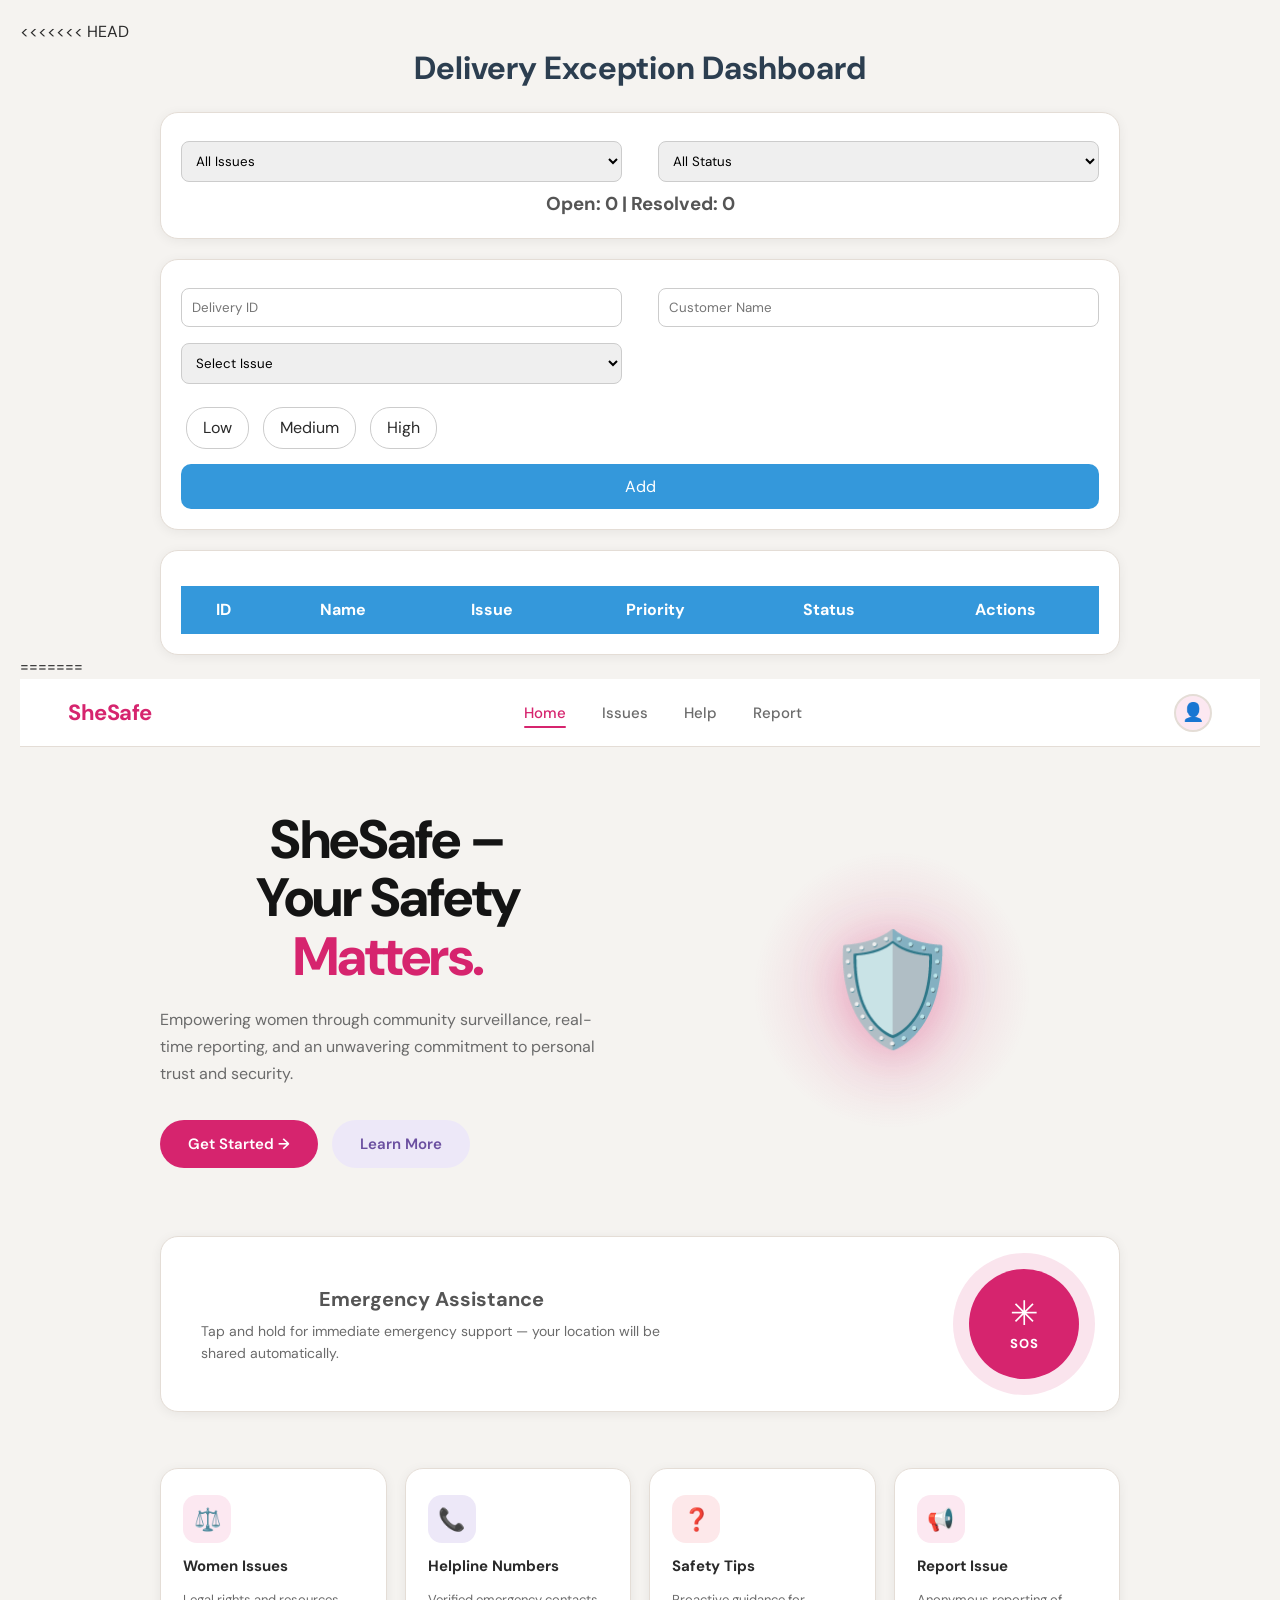
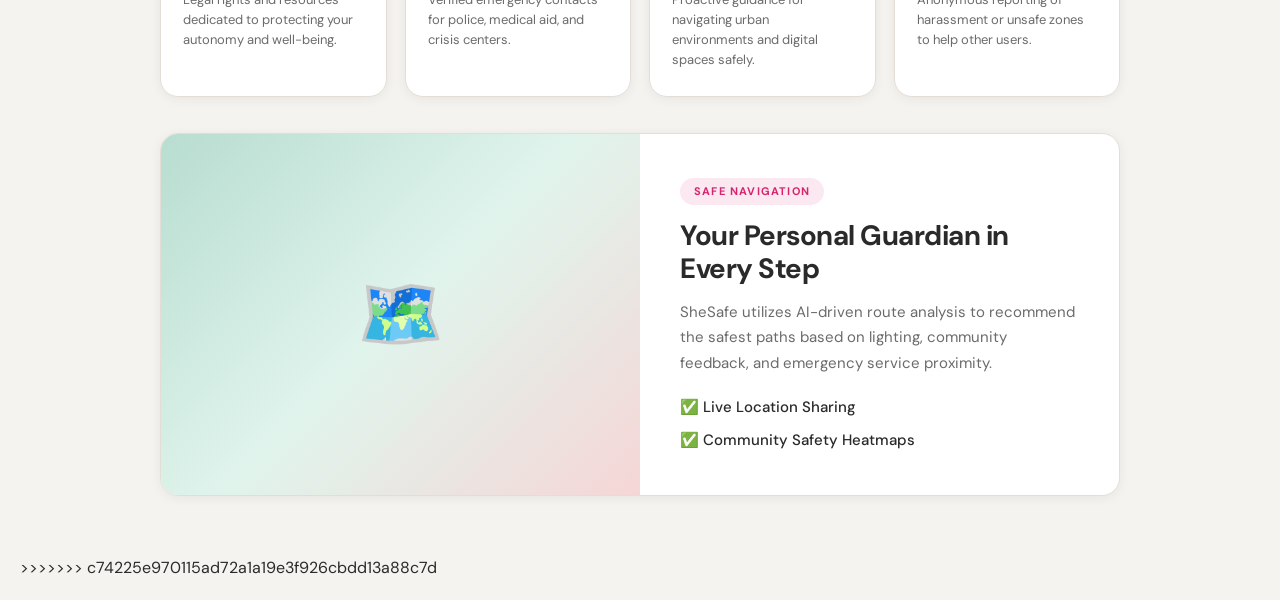
<file: index.html>
<!DOCTYPE html>
<<<<<<< HEAD
<html>
<head>
  <title>Delivery Dashboard</title>
  <link rel="stylesheet" href="style.css">
</head>

<body>

<div class="container">

  <h1>Delivery Exception Dashboard</h1>

  <!-- FILTERS + COUNT -->
  <div class="card">

    <div class="filters">
      <select id="filterType">
        <option value="">All Issues</option>
        <option>Address Not Found</option>
        <option>Customer Not Available</option>
        <option>Payment Issue</option>
        <option>Package Damaged</option>
      </select>

      <select id="filterStatus">
        <option value="">All Status</option>
        <option>Open</option>
        <option>Resolved</option>
      </select>
    </div>

    <h3>
      Open: <span id="openCount">0</span> |
      Resolved: <span id="resolvedCount">0</span>
    </h3>

  </div>

  <!-- FORM -->
  <div class="card">
    <form id="form">

      <input type="text" id="deliveryId" placeholder="Delivery ID" required>
      <input type="text" id="customerName" placeholder="Customer Name" required>

      <select id="issueType" required>
        <option value="">Select Issue</option>
        <option>Address Not Found</option>
        <option>Customer Not Available</option>
        <option>Payment Issue</option>
        <option>Package Damaged</option>
      </select>

      <!-- UPDATED RADIO -->
      <div class="priority-group">

        <input type="radio" id="low" name="priority" value="Low" required>
        <label for="low">Low</label>

        <input type="radio" id="medium" name="priority" value="Medium">
        <label for="medium">Medium</label>

        <input type="radio" id="high" name="priority" value="High">
        <label for="high">High</label>

      </div>

      <button type="submit">Add</button>

    </form>
  </div>

  <!-- TABLE -->
  <div class="card">
    <table>
      <thead>
        <tr>
          <th>ID</th>
          <th>Name</th>
          <th>Issue</th>
          <th>Priority</th>
          <th>Status</th>
          <th>Actions</th>
        </tr>
      </thead>

      <tbody id="tableBody"></tbody>
    </table>
  </div>

</div>

<script src="script.js"></script>

</body>
</html>
=======
<html lang="en">
<head>
  <meta charset="UTF-8" />
  <meta name="viewport" content="width=device-width, initial-scale=1.0" />
  <title>SheSafe – Home</title>
  <link rel="stylesheet" href="css/style.css" />
  <link rel="stylesheet" href="css/home.css" />
</head>
<body>

  <!-- ===== NAVBAR ===== -->
  <nav class="navbar">
    <a href="index.html" class="nav-logo">SheSafe</a>
    <ul class="nav-links">
      <li><a href="index.html" class="active">Home</a></li>
      <li><a href="Issues.html">Issues</a></li>
      <li><a href="Help.html">Help</a></li>
      <li><a href="Report.html">Report</a></li>
    </ul>
    <div class="nav-avatar">👤</div>
    <div class="hamburger" id="hamburger" aria-label="Menu">
      <span></span><span></span><span></span>
    </div>
  </nav>

  <!-- Mobile Dropdown Menu -->
  <div class="mobile-menu" id="mobile-menu">
    <a href="index.html" class="active">Home</a>
    <a href="Issues.html">Issues</a>
    <a href="Help.html">Help</a>
    <a href="Report.html">Report</a>
  </div>

  <!-- ===== PAGE CONTENT ===== -->
  <main class="page-wrapper">

    <!-- Hero -->
    <section class="hero">
      <div class="container hero-inner">
        <div class="hero-text fade-up">
          <h1>SheSafe –<br>Your Safety<br><span>Matters.</span></h1>
          <p>Empowering women through community surveillance, real-time reporting, and an unwavering commitment to personal trust and security.</p>
          <div class="hero-btns">
            <a href="Report.html" class="btn btn-pink">Get Started →</a>
            <a href="Issues.html" class="btn btn-ghost-purple">Learn More</a>
          </div>
        </div>
        <div class="hero-visual fade-up delay-2">
          <div class="shield-wrap">
            <div class="shield-glow"></div>
            <div class="shield-icon">🛡️</div>
          </div>
        </div>
      </div>
    </section>

    <!-- SOS Band -->
    <section class="sos-band container">
      <div class="sos-card card">
        <div class="sos-text">
          <h3>Emergency Assistance</h3>
          <p>Tap and hold for immediate emergency support — your location will be shared automatically.</p>
        </div>
        <button class="sos-circle" onclick="triggerSOS()" aria-label="SOS Emergency">
          <span class="sos-star">✳</span>
          <span class="sos-label">SOS</span>
        </button>
      </div>
    </section>

    <!-- Feature Cards -->
    <section class="features-section container" data-animate>
      <div class="features-grid">
        <a href="Issues.html" class="feature-card card">
          <div class="icon-badge pink">⚖️</div>
          <h4>Women Issues</h4>
          <p>Legal rights and resources dedicated to protecting your autonomy and well-being.</p>
        </a>
        <a href="Help.html" class="feature-card card">
          <div class="icon-badge purple">📞</div>
          <h4>Helpline Numbers</h4>
          <p>Verified emergency contacts for police, medical aid, and crisis centers.</p>
        </a>
        <div class="feature-card card">
          <div class="icon-badge red">❓</div>
          <h4>Safety Tips</h4>
          <p>Proactive guidance for navigating urban environments and digital spaces safely.</p>
        </div>
        <a href="Report.html" class="feature-card card">
          <div class="icon-badge pink">📢</div>
          <h4>Report Issue</h4>
          <p>Anonymous reporting of harassment or unsafe zones to help other users.</p>
        </a>
      </div>
    </section>

    <!-- Safe Navigation -->
    <section class="safe-nav-section container" data-animate>
      <div class="safe-nav-card card">
        <div class="safe-nav-map">
          <div class="map-placeholder">🗺️</div>
        </div>
        <div class="safe-nav-content">
          <span class="section-label">Safe Navigation</span>
          <h2>Your Personal Guardian in Every Step</h2>
          <p>SheSafe utilizes AI-driven route analysis to recommend the safest paths based on lighting, community feedback, and emergency service proximity.</p>
          <ul class="check-list">
            <li>✅ Live Location Sharing</li>
            <li>✅ Community Safety Heatmaps</li>
          </ul>
        </div>
      </div>
    </section>

  </main>

  <!-- ===== BOTTOM NAV (mobile) ===== -->
  <nav class="bottom-nav">
    <a href="index.html" class="bnav-item active">
      <span class="bnav-icon">🏠</span>HOME
    </a>
    <a href="Issues.html" class="bnav-item">
      <span class="bnav-icon">⚖️</span>ISSUES
    </a>
    <button class="bnav-sos" onclick="triggerSOS()">
      <span class="bnav-icon">✳</span>SOS
    </button>
    <a href="Help.html" class="bnav-item">
      <span class="bnav-icon">❓</span>HELP
    </a>
    <a href="Report.html" class="bnav-item">
      <span class="bnav-icon">📢</span>REPORT
    </a>
  </nav>

  <!-- ===== MODAL ===== -->
  <div class="modal-overlay" id="modal-overlay">
    <div class="modal">
      <div class="modal-icon" id="modal-icon">🚨</div>
      <h2 id="modal-title">SOS Activated</h2>
      <p id="modal-msg">Your location is being shared with emergency responders.</p>
      <button class="modal-close" onclick="closeModal()">Close</button>
    </div>
  </div>

  <script src="js/main.js"></script>
</body>
</html>
>>>>>>> c74225e970115ad72a1a19e3f926cbdd13a88c7d
</file>
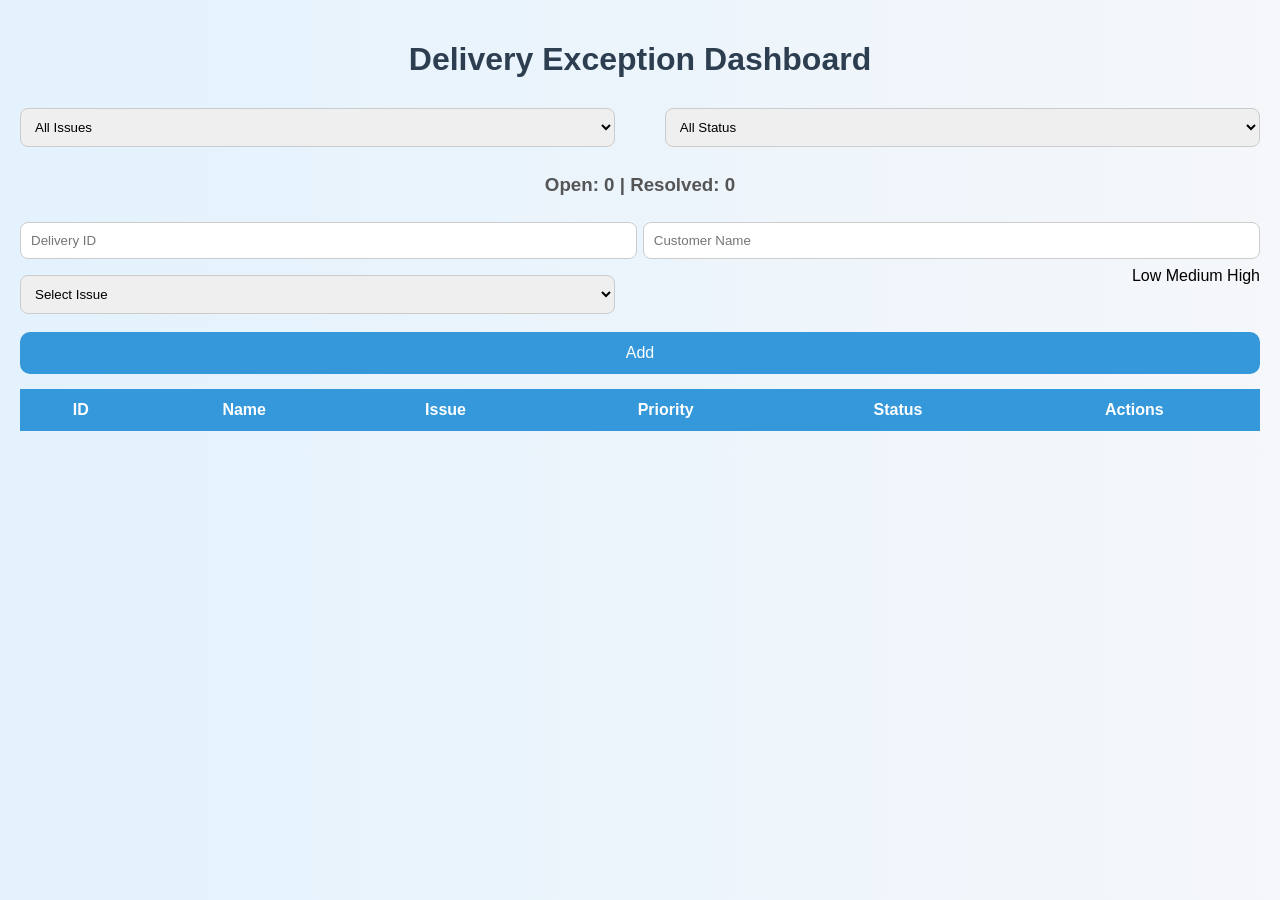
<file: ediglobe project.html>
<!DOCTYPE html>
<html>
<head>
  <title>Delivery Dashboard</title>
  <link rel="stylesheet" href="style.css">
</head>

<body>

<h1>Delivery Exception Dashboard</h1>

<!-- FILTERS -->
<div class="filters">
  <select id="filterType">
    <option value="">All Issues</option>
    <option>Address Not Found</option>
    <option>Customer Not Available</option>
    <option>Payment Issue</option>
    <option>Package Damaged</option>
  </select>

  <select id="filterStatus">
    <option value="">All Status</option>
    <option>Open</option>
    <option>Resolved</option>
  </select>
</div>

<h3>
  Open: <span id="openCount">0</span> |
  Resolved: <span id="resolvedCount">0</span>
</h3>

<!-- FORM -->
<form id="form">
  <input type="text" id="deliveryId" placeholder="Delivery ID" required>
  <input type="text" id="customerName" placeholder="Customer Name" required>

  <select id="issueType" required>
    <option value="">Select Issue</option>
    <option>Address Not Found</option>
    <option>Customer Not Available</option>
    <option>Payment Issue</option>
    <option>Package Damaged</option>
  </select>

  <div>
    <label><input type="radio" name="priority" value="Low" required> Low</label>
    <label><input type="radio" name="priority" value="Medium"> Medium</label>
    <label><input type="radio" name="priority" value="High"> High</label>
  </div>

  <button type="submit">Add</button>
</form>

<!-- TABLE -->
<table>
  <thead>
    <tr>
      <th>ID</th>
      <th>Name</th>
      <th>Issue</th>
      <th>Priority</th>
      <th>Status</th>
      <th>Actions</th>
    </tr>
  </thead>

  <tbody id="tableBody"></tbody>
</table>

<script src="script.js"></script>

</body>
</html>
</file>
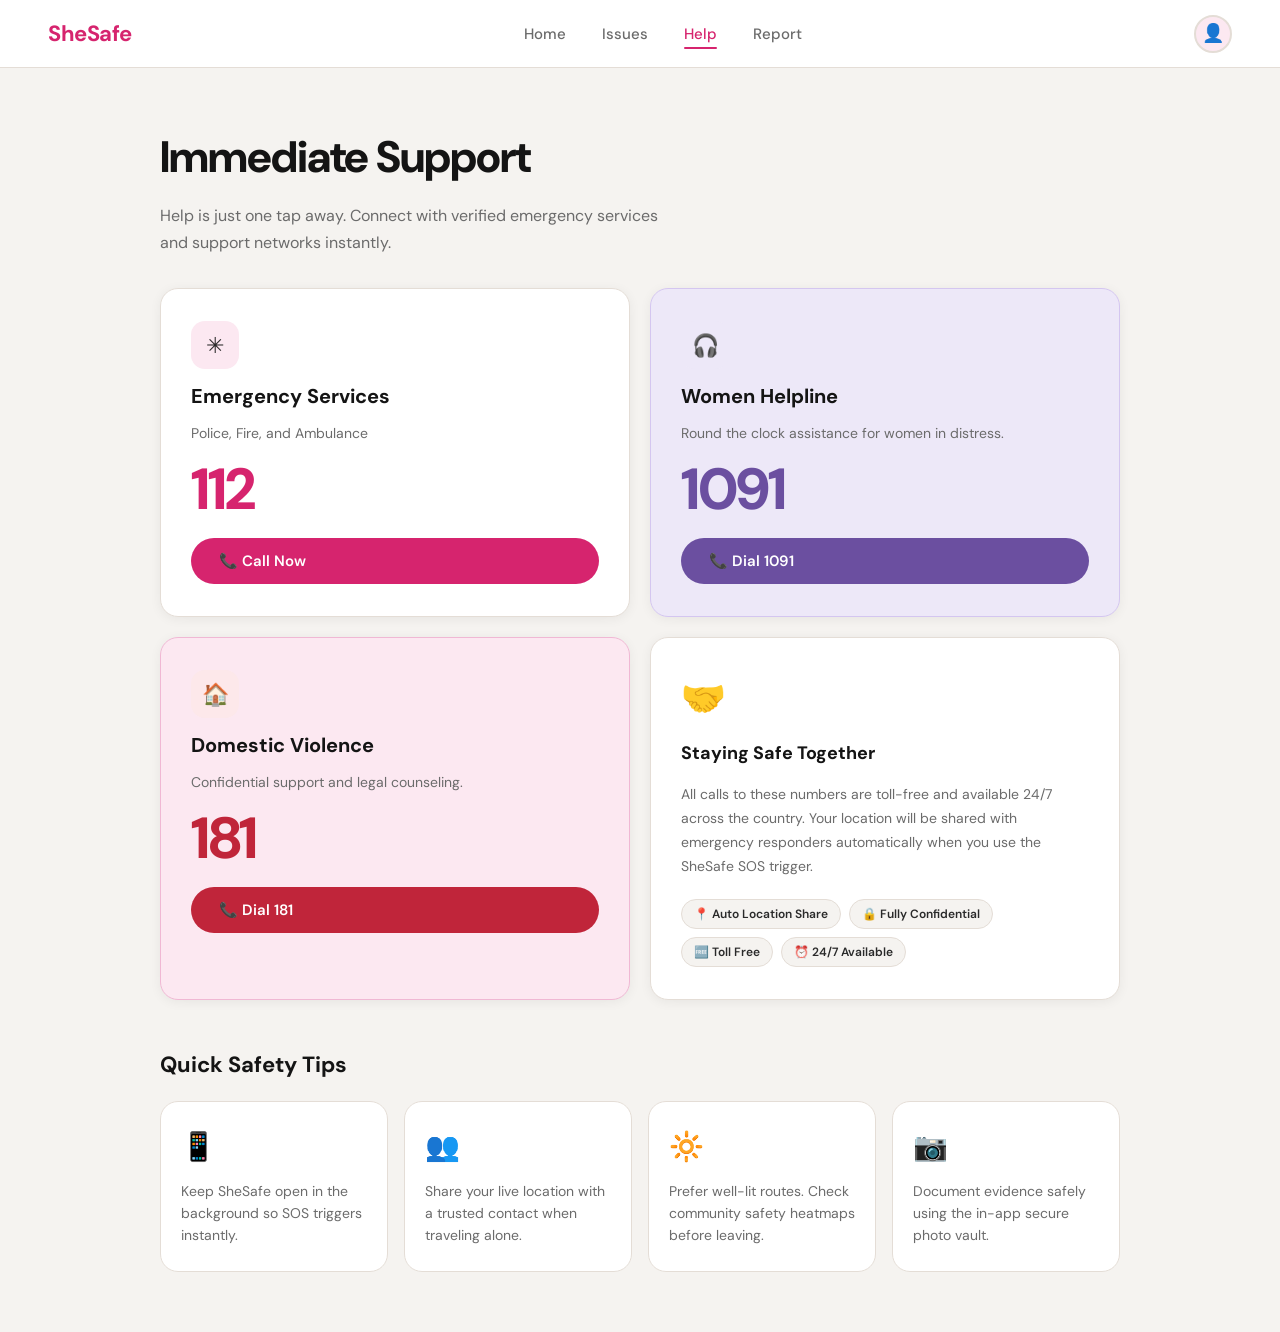
<file: Help.html>
<!DOCTYPE html>
<html lang="en">
<head>
  <meta charset="UTF-8" />
  <meta name="viewport" content="width=device-width, initial-scale=1.0" />
  <title>SheSafe – Help & Helplines</title>
  <link rel="stylesheet" href="css/style.css" />
  <link rel="stylesheet" href="css/help.css" />
</head>
<body>

  <!-- ===== NAVBAR ===== -->
  <nav class="navbar">
    <a href="index.html" class="nav-logo">SheSafe</a>
    <ul class="nav-links">
      <li><a href="index.html">Home</a></li>
      <li><a href="Issues.html">Issues</a></li>
      <li><a href="Help.html" class="active">Help</a></li>
      <li><a href="Report.html">Report</a></li>
    </ul>
    <div class="nav-avatar">👤</div>
    <div class="hamburger" id="hamburger">
      <span></span><span></span><span></span>
    </div>
  </nav>

  <div class="mobile-menu" id="mobile-menu">
    <a href="index.html">Home</a>
    <a href="Issues.html">Issues</a>
    <a href="Help.html" class="active">Help</a>
    <a href="Report.html">Report</a>
  </div>

  <!-- ===== PAGE CONTENT ===== -->
  <main class="page-wrapper">

    <!-- Header -->
    <section class="help-hero">
      <div class="container">
        <h1 class="fade-up">Immediate Support</h1>
        <p class="fade-up delay-1">Help is just one tap away. Connect with verified emergency services and support networks instantly.</p>
      </div>
    </section>

    <!-- Helpline Cards -->
    <section class="help-cards-section container">
      <div class="help-grid">

        <!-- Emergency Services -->
        <div class="help-card card fade-up delay-1">
          <div class="icon-badge pink">✳</div>
          <h3>Emergency Services</h3>
          <p class="help-subtitle">Police, Fire, and Ambulance</p>
          <div class="help-number">112</div>
          <button class="btn btn-pink" onclick="dialNumber('112','Emergency Services')">
            📞 Call Now
          </button>
        </div>

        <!-- Women Helpline -->
        <div class="help-card card purple-card fade-up delay-2">
          <div class="icon-badge purple">🎧</div>
          <h3>Women Helpline</h3>
          <p class="help-subtitle">Round the clock assistance for women in distress.</p>
          <div class="help-number purple-num">1091</div>
          <button class="btn btn-purple" onclick="dialNumber('1091','Women Helpline')">
            📞 Dial 1091
          </button>
        </div>

        <!-- Domestic Violence + Info Banner (wide row) -->
        <div class="help-card card pink-card fade-up delay-1">
          <div class="icon-badge red">🏠</div>
          <h3>Domestic Violence</h3>
          <p class="help-subtitle">Confidential support and legal counseling.</p>
          <div class="help-number red-num">181</div>
          <button class="btn btn-red" onclick="dialNumber('181','Domestic Violence Helpline')">
            📞 Dial 181
          </button>
        </div>

        <!-- Info card -->
        <div class="help-card help-info-card card fade-up delay-2">
          <div class="info-icon">🤝</div>
          <h3>Staying Safe Together</h3>
          <p>All calls to these numbers are toll-free and available 24/7 across the country. Your location will be shared with emergency responders automatically when you use the SheSafe SOS trigger.</p>
          <div class="info-chips">
            <span class="chip">📍 Auto Location Share</span>
            <span class="chip">🔒 Fully Confidential</span>
            <span class="chip">🆓 Toll Free</span>
            <span class="chip">⏰ 24/7 Available</span>
          </div>
        </div>

      </div>
    </section>

    <!-- Safety Tips Strip -->
    <section class="tips-strip container" data-animate>
      <h2 class="tips-title">Quick Safety Tips</h2>
      <div class="tips-grid">
        <div class="tip-card">
          <span class="tip-icon">📱</span>
          <p>Keep SheSafe open in the background so SOS triggers instantly.</p>
        </div>
        <div class="tip-card">
          <span class="tip-icon">👥</span>
          <p>Share your live location with a trusted contact when traveling alone.</p>
        </div>
        <div class="tip-card">
          <span class="tip-icon">🔆</span>
          <p>Prefer well-lit routes. Check community safety heatmaps before leaving.</p>
        </div>
        <div class="tip-card">
          <span class="tip-icon">📷</span>
          <p>Document evidence safely using the in-app secure photo vault.</p>
        </div>
      </div>
    </section>

  </main>

  <!-- ===== BOTTOM NAV (mobile) ===== -->
  <nav class="bottom-nav">
    <a href="index.html" class="bnav-item">
      <span class="bnav-icon">🏠</span>HOME
    </a>
    <a href="Issues.html" class="bnav-item">
      <span class="bnav-icon">⚖️</span>ISSUES
    </a>
    <button class="bnav-sos" onclick="triggerSOS()">
      <span class="bnav-icon">✳</span>SOS
    </button>
    <a href="Help.html" class="bnav-item active">
      <span class="bnav-icon">❓</span>HELP
    </a>
    <a href="Report.html" class="bnav-item">
      <span class="bnav-icon">📢</span>REPORT
    </a>
  </nav>

  <!-- ===== MODAL ===== -->
  <div class="modal-overlay" id="modal-overlay">
    <div class="modal">
      <div class="modal-icon" id="modal-icon">📞</div>
      <h2 id="modal-title">Connecting…</h2>
      <p id="modal-msg">Dialing now.</p>
      <button class="modal-close" onclick="closeModal()">Close</button>
    </div>
  </div>

  <script src="js/main.js"></script>
</body>
</html>
</file>
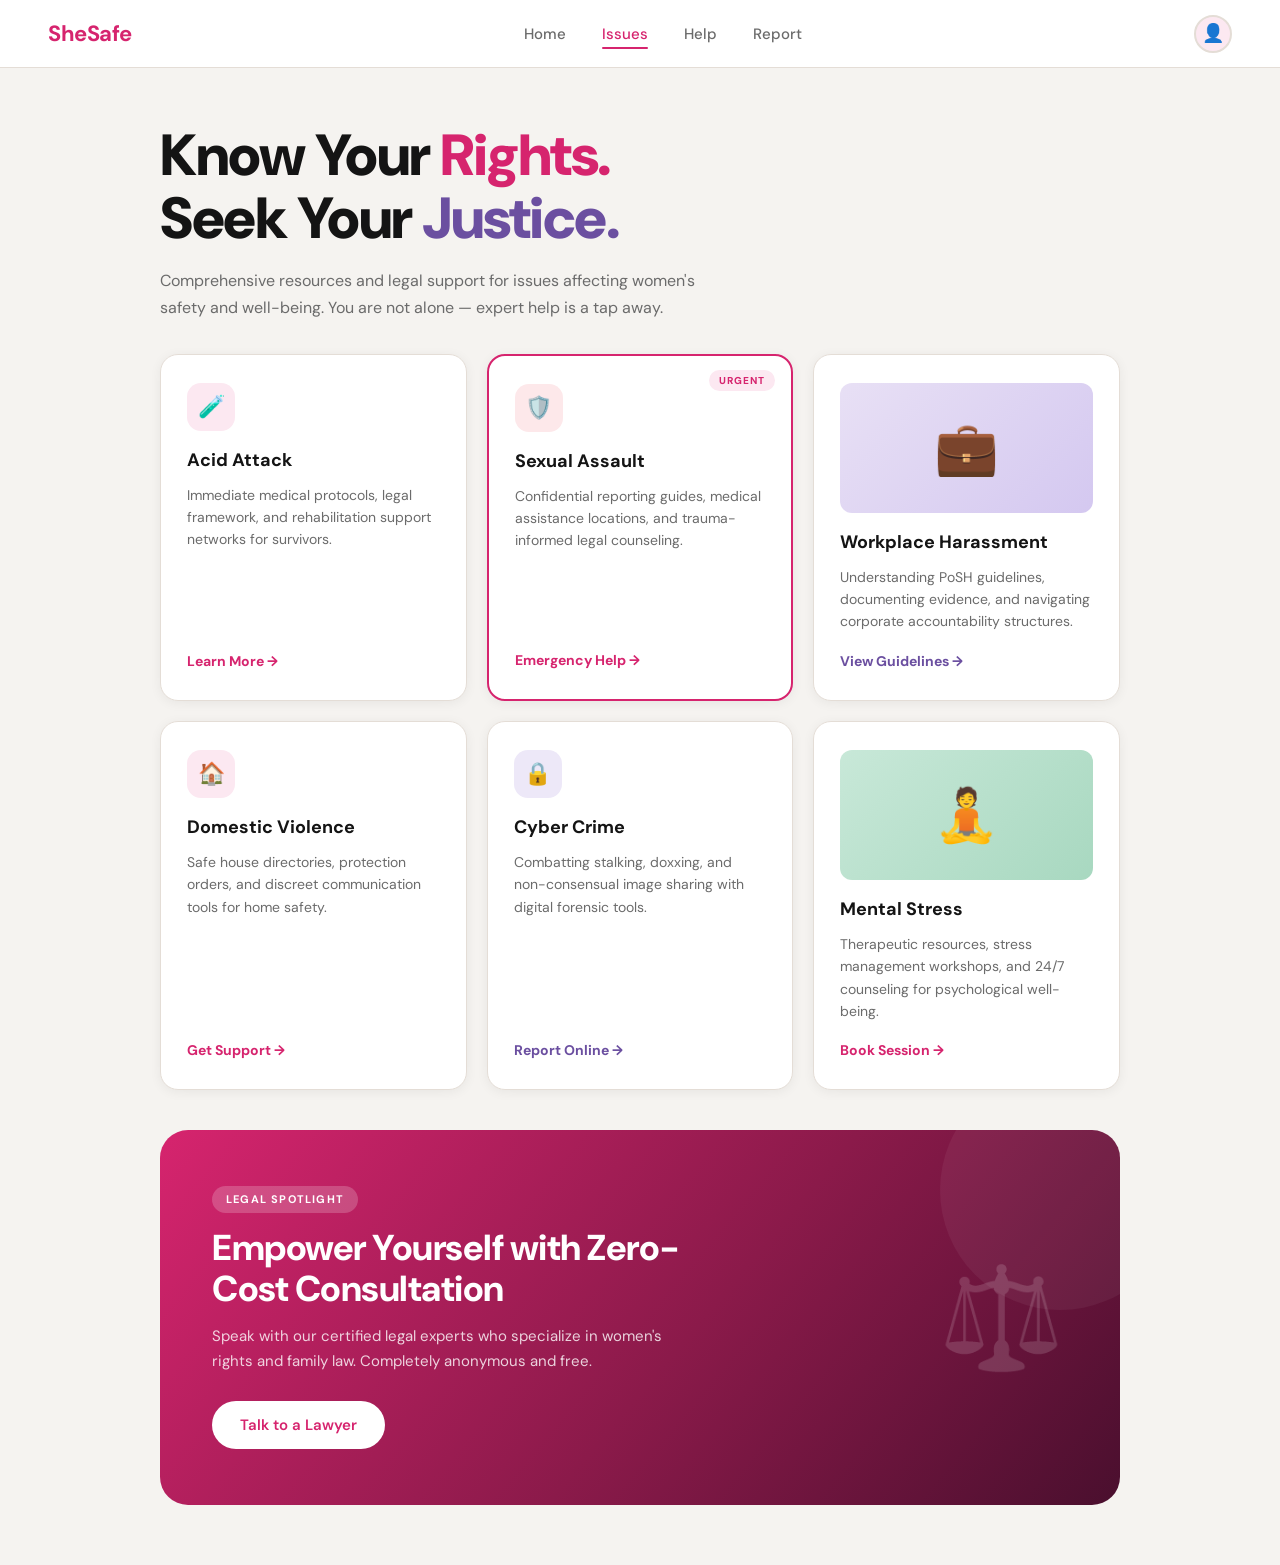
<file: Issues.html>
<!DOCTYPE html>
<html lang="en">
<head>
  <meta charset="UTF-8" />
  <meta name="viewport" content="width=device-width, initial-scale=1.0" />
  <title>SheSafe – Know Your Rights</title>
  <link rel="stylesheet" href="css/style.css" />
  <link rel="stylesheet" href="css/issues.css" />
</head>
<body>

  <!-- ===== NAVBAR ===== -->
  <nav class="navbar">
    <a href="index.html" class="nav-logo">SheSafe</a>
    <ul class="nav-links">
      <li><a href="index.html">Home</a></li>
      <li><a href="Issues.html" class="active">Issues</a></li>
      <li><a href="Help.html">Help</a></li>
      <li><a href="Report.html">Report</a></li>
    </ul>
    <div class="nav-avatar">👤</div>
    <div class="hamburger" id="hamburger">
      <span></span><span></span><span></span>
    </div>
  </nav>

  <div class="mobile-menu" id="mobile-menu">
    <a href="index.html">Home</a>
    <a href="Issues.html" class="active">Issues</a>
    <a href="Help.html">Help</a>
    <a href="Report.html">Report</a>
  </div>

  <!-- ===== PAGE CONTENT ===== -->
  <main class="page-wrapper">

    <!-- Header -->
    <section class="issues-hero">
      <div class="container">
        <h1 class="fade-up">
          Know Your <span class="text-pink">Rights.</span><br>
          Seek Your <span class="text-purple">Justice.</span>
        </h1>
        <p class="fade-up delay-1">Comprehensive resources and legal support for issues affecting women's safety and well-being. You are not alone — expert help is a tap away.</p>
      </div>
    </section>

    <!-- Issue Cards Grid -->
    <section class="issues-grid-section container">
      <div class="issues-grid">

        <div class="issue-card card fade-up delay-1" data-animate>
          <div class="ic-top">
            <div class="icon-badge pink">🧪</div>
          </div>
          <h3>Acid Attack</h3>
          <p>Immediate medical protocols, legal framework, and rehabilitation support networks for survivors.</p>
          <a href="#" class="ic-link pink-link">Learn More →</a>
        </div>

        <div class="issue-card card featured fade-up delay-2" data-animate>
          <div class="ic-top">
            <div class="icon-badge red">🛡️</div>
          </div>
          <h3>Sexual Assault</h3>
          <p>Confidential reporting guides, medical assistance locations, and trauma-informed legal counseling.</p>
          <a href="Help.html" class="ic-link pink-link">Emergency Help →</a>
        </div>

        <div class="issue-card card fade-up delay-3" data-animate>
          <div class="ic-media">💼</div>
          <h3>Workplace Harassment</h3>
          <p>Understanding PoSH guidelines, documenting evidence, and navigating corporate accountability structures.</p>
          <a href="#" class="ic-link purple-link">View Guidelines →</a>
        </div>

        <div class="issue-card card fade-up delay-1" data-animate>
          <div class="ic-top">
            <div class="icon-badge pink">🏠</div>
          </div>
          <h3>Domestic Violence</h3>
          <p>Safe house directories, protection orders, and discreet communication tools for home safety.</p>
          <a href="Help.html" class="ic-link pink-link">Get Support →</a>
        </div>

        <div class="issue-card card fade-up delay-2" data-animate>
          <div class="ic-top">
            <div class="icon-badge purple">🔒</div>
          </div>
          <h3>Cyber Crime</h3>
          <p>Combatting stalking, doxxing, and non-consensual image sharing with digital forensic tools.</p>
          <a href="Report.html" class="ic-link purple-link">Report Online →</a>
        </div>

        <div class="issue-card card fade-up delay-3" data-animate>
          <div class="ic-media ic-media-green">🧘</div>
          <h3>Mental Stress</h3>
          <p>Therapeutic resources, stress management workshops, and 24/7 counseling for psychological well-being.</p>
          <a href="#" class="ic-link pink-link">Book Session →</a>
        </div>

      </div>
    </section>

    <!-- Legal Banner -->
    <section class="legal-banner container" data-animate>
      <div class="legal-inner">
        <div class="legal-content fade-up">
          <span class="section-label" style="background:rgba(255,255,255,0.2);color:white;">Legal Spotlight</span>
          <h2>Empower Yourself with Zero-Cost Consultation</h2>
          <p>Speak with our certified legal experts who specialize in women's rights and family law. Completely anonymous and free.</p>
          <a href="#" class="btn btn-white">Talk to a Lawyer</a>
        </div>
        <div class="legal-deco" aria-hidden="true">⚖️</div>
      </div>
    </section>

  </main>

  <!-- ===== BOTTOM NAV (mobile) ===== -->
  <nav class="bottom-nav">
    <a href="index.html" class="bnav-item">
      <span class="bnav-icon">🏠</span>HOME
    </a>
    <a href="Issues.html" class="bnav-item active">
      <span class="bnav-icon">⚖️</span>ISSUES
    </a>
    <button class="bnav-sos" onclick="triggerSOS()">
      <span class="bnav-icon">✳</span>SOS
    </button>
    <a href="Help.html" class="bnav-item">
      <span class="bnav-icon">❓</span>HELP
    </a>
    <a href="Report.html" class="bnav-item">
      <span class="bnav-icon">📢</span>REPORT
    </a>
  </nav>

  <!-- ===== MODAL ===== -->
  <div class="modal-overlay" id="modal-overlay">
    <div class="modal">
      <div class="modal-icon" id="modal-icon">🚨</div>
      <h2 id="modal-title">SOS Activated</h2>
      <p id="modal-msg">Your location is being shared with emergency responders.</p>
      <button class="modal-close" onclick="closeModal()">Close</button>
    </div>
  </div>

  <script src="js/main.js"></script>
</body>
</html>
</file>
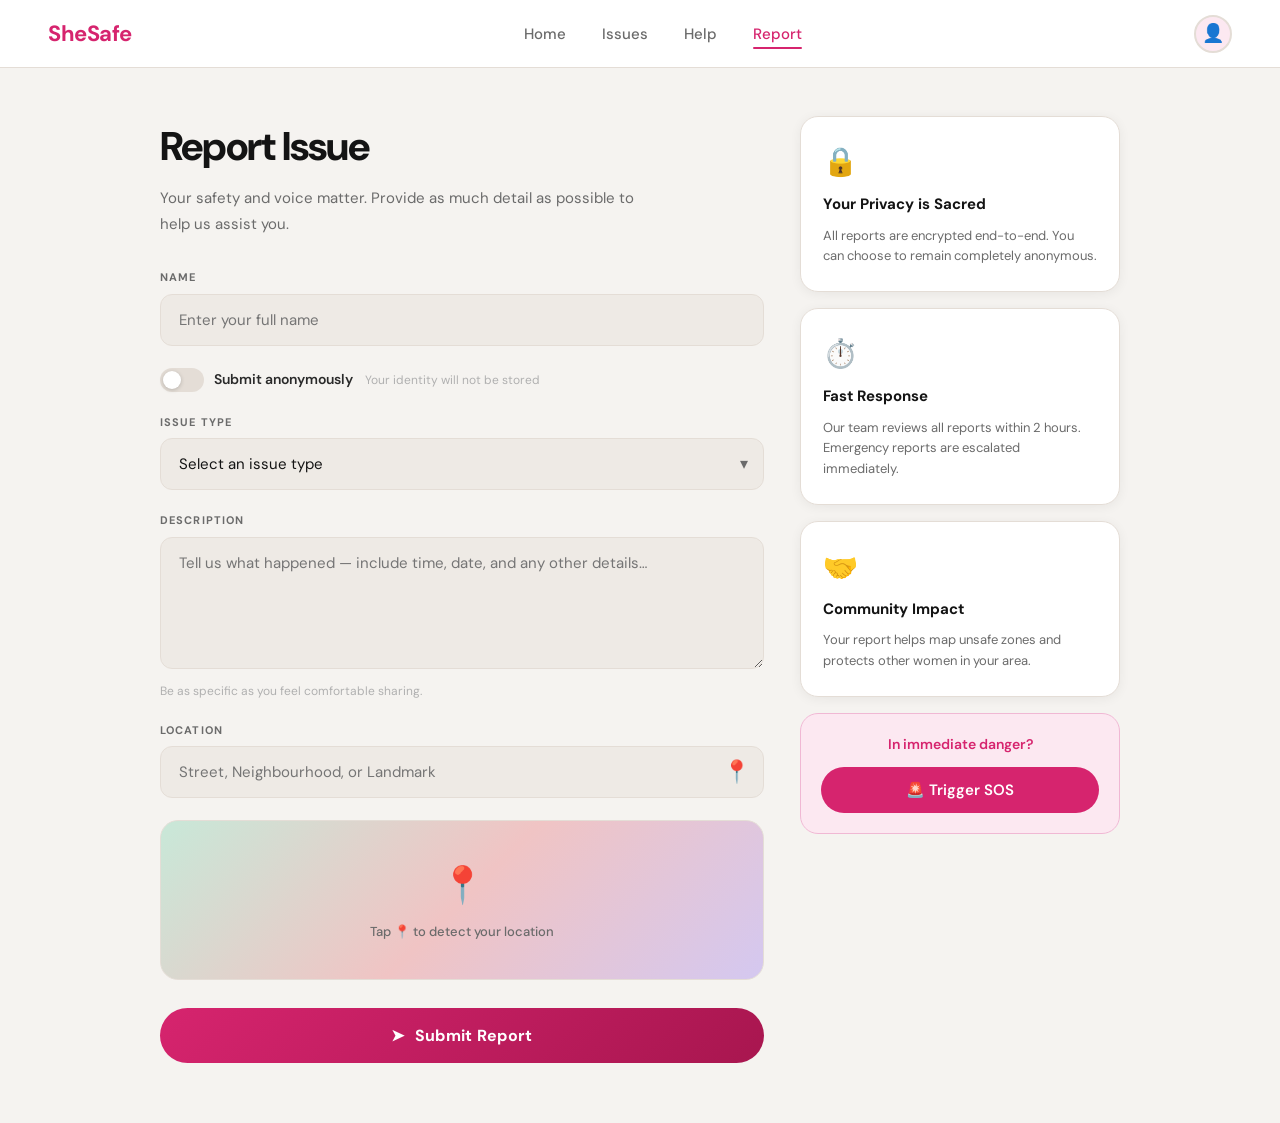
<file: Report.html>
<!DOCTYPE html>
<html lang="en">
<head>
  <meta charset="UTF-8" />
  <meta name="viewport" content="width=device-width, initial-scale=1.0" />
  <title>SheSafe – Report an Issue</title>
  <link rel="stylesheet" href="css/style.css" />
  <link rel="stylesheet" href="css/report.css" />
</head>
<body>

  <!-- ===== NAVBAR ===== -->
  <nav class="navbar">
    <a href="index.html" class="nav-logo">SheSafe</a>
    <ul class="nav-links">
      <li><a href="index.html">Home</a></li>
      <li><a href="Issues.html">Issues</a></li>
      <li><a href="Help.html">Help</a></li>
      <li><a href="Report.html" class="active">Report</a></li>
    </ul>
    <div class="nav-avatar">👤</div>
    <div class="hamburger" id="hamburger">
      <span></span><span></span><span></span>
    </div>
  </nav>

  <div class="mobile-menu" id="mobile-menu">
    <a href="index.html">Home</a>
    <a href="Issues.html">Issues</a>
    <a href="Help.html">Help</a>
    <a href="Report.html" class="active">Report</a>
  </div>

  <!-- ===== PAGE CONTENT ===== -->
  <main class="page-wrapper report-layout">

    <div class="report-container container">

      <!-- Left: Form -->
      <div class="report-form-col fade-up">
        <div class="report-header">
          <h1>Report Issue</h1>
          <p>Your safety and voice matter. Provide as much detail as possible to help us assist you.</p>
        </div>

        <form id="report-form" novalidate>

          <!-- Name -->
          <div class="form-group">
            <label for="name-input">Name</label>
            <input type="text" id="name-input" placeholder="Enter your full name" autocomplete="name" />
          </div>

          <!-- Anonymous toggle -->
          <div class="anon-row">
            <label class="toggle-label">
              <input type="checkbox" id="anon-toggle" />
              <span class="toggle-track"></span>
              Submit anonymously
            </label>
            <span class="anon-note">Your identity will not be stored</span>
          </div>

          <!-- Issue Type -->
          <div class="form-group">
            <label for="type-select">Issue Type</label>
            <div class="select-wrap">
              <select id="type-select">
                <option value="">Select an issue type</option>
                <option>Sexual Harassment</option>
                <option>Domestic Violence</option>
                <option>Stalking</option>
                <option>Cyber Crime</option>
                <option>Acid Attack</option>
                <option>Workplace Harassment</option>
                <option>Other</option>
              </select>
              <span class="select-arrow">▾</span>
            </div>
          </div>

          <!-- Description -->
          <div class="form-group">
            <label for="desc-input">Description</label>
            <textarea id="desc-input" placeholder="Tell us what happened — include time, date, and any other details…" rows="5"></textarea>
            <div class="char-hint">Be as specific as you feel comfortable sharing.</div>
          </div>

          <!-- Location -->
          <div class="form-group">
            <label for="loc-input">Location</label>
            <div class="loc-wrap">
              <input type="text" id="loc-input" placeholder="Street, Neighbourhood, or Landmark" />
              <button type="button" id="loc-btn" class="loc-icon-btn" title="Use my location">📍</button>
            </div>
          </div>

          <!-- Map Preview -->
          <div class="map-preview" id="map-preview">
            <div class="map-pin-anim">📍</div>
            <span class="map-label">Tap 📍 to detect your location</span>
          </div>

          <!-- Submit -->
          <button type="submit" class="submit-btn">
            <span>➤</span> Submit Report
          </button>

        </form>
      </div>

      <!-- Right: Info Panel -->
      <aside class="report-aside fade-up delay-2">
        <div class="aside-card card">
          <div class="aside-icon">🔒</div>
          <h3>Your Privacy is Sacred</h3>
          <p>All reports are encrypted end-to-end. You can choose to remain completely anonymous.</p>
        </div>
        <div class="aside-card card">
          <div class="aside-icon">⏱️</div>
          <h3>Fast Response</h3>
          <p>Our team reviews all reports within 2 hours. Emergency reports are escalated immediately.</p>
        </div>
        <div class="aside-card card">
          <div class="aside-icon">🤝</div>
          <h3>Community Impact</h3>
          <p>Your report helps map unsafe zones and protects other women in your area.</p>
        </div>
        <div class="aside-emergency">
          <p>In immediate danger?</p>
          <button class="btn btn-pink" onclick="triggerSOS()" style="width:100%;justify-content:center;">
            🚨 Trigger SOS
          </button>
        </div>
      </aside>

    </div>
  </main>

  <!-- ===== BOTTOM NAV (mobile) ===== -->
  <nav class="bottom-nav">
    <a href="index.html" class="bnav-item">
      <span class="bnav-icon">🏠</span>HOME
    </a>
    <a href="Issues.html" class="bnav-item">
      <span class="bnav-icon">⚖️</span>ISSUES
    </a>
    <button class="bnav-sos" onclick="triggerSOS()">
      <span class="bnav-icon">✳</span>SOS
    </button>
    <a href="Help.html" class="bnav-item">
      <span class="bnav-icon">❓</span>HELP
    </a>
    <a href="Report.html" class="bnav-item active">
      <span class="bnav-icon">📢</span>REPORT
    </a>
  </nav>

  <!-- ===== MODAL ===== -->
  <div class="modal-overlay" id="modal-overlay">
    <div class="modal">
      <div class="modal-icon" id="modal-icon">✅</div>
      <h2 id="modal-title">Report Submitted</h2>
      <p id="modal-msg">Thank you for your report.</p>
      <button class="modal-close" onclick="closeModal()">Close</button>
    </div>
  </div>

  <script src="js/main.js"></script>
  <script src="js/report.js"></script>
</body>
</html>
</file>
<file: style.css>
body {
  font-family: 'Segoe UI', Arial, sans-serif;
  background: linear-gradient(to right, #e3f2fd, #f5f7fa);
  margin: 0;
  padding: 20px;
}

/* Container */
.container {
  max-width: 1000px;
  margin: auto;
}

/* Heading */
h1 {
  text-align: center;
  color: #2c3e50;
}

/* Card Style */
.card {
  background: white;
  padding: 20px;
  margin-top: 20px;
  border-radius: 15px;
  box-shadow: 0 6px 15px rgba(0,0,0,0.1);
}

/* Filters */
.filters {
  display: flex;
  justify-content: space-between;
  flex-wrap: wrap;
}

.filters select {
  padding: 10px;
  border-radius: 8px;
  border: 1px solid #ccc;
}

/* Form Layout */
form {
  display: flex;
  flex-wrap: wrap;
  justify-content: space-between;
}

input, select {
  width: 48%;
  padding: 10px;
  margin: 8px 0;
  border-radius: 8px;
  border: 1px solid #ccc;
}

/* Priority Buttons */
input[type="radio"] {
  display: none;
}

.priority-group {
  width: 100%;
  margin-top: 10px;
}

.priority-group label {
  display: inline-block;
  padding: 8px 16px;
  margin: 5px;
  border-radius: 20px;
  border: 1px solid #ccc;
  cursor: pointer;
}

#low:checked + label {
  background: #2ecc71;
  color: white;
}

#medium:checked + label {
  background: #f39c12;
  color: white;
}

#high:checked + label {
  background: #e74c3c;
  color: white;
}

/* Button */
form button {
  width: 100%;
  padding: 12px;
  margin-top: 10px;
  border-radius: 10px;
  border: none;
  background: #3498db;
  color: white;
  font-size: 16px;
  cursor: pointer;
  transition: 0.3s;
}

form button:hover {
  background: #2980b9;
}

/* Table */
table {
  width: 100%;
  border-collapse: collapse;
  margin-top: 15px;
}

th {
  background: #3498db;
  color: white;
  padding: 12px;
}

td {
  padding: 10px;
  border-bottom: 1px solid #eee;
}

/* Row Hover */
tr:hover {
  background: #f9f9f9;
}

/* Buttons */
.resolve-btn {
  background: #2ecc71;
  padding: 6px 10px;
  border-radius: 6px;
}

.delete-btn {
  background: #e74c3c;
  padding: 6px 10px;
  border-radius: 6px;
}

/* Status Styles */
.resolved {
  background: #d4edda !important;
  text-decoration: line-through;
}

.high {
  background: #fdecea !important;
}

/* Count */
h3 {
  text-align: center;
  color: #555;
}
</file>
<file: css/style.css>
/* ========================================
   SheSafe – Global Styles
   ======================================== */

@import url('https://fonts.googleapis.com/css2?family=Playfair+Display:wght@700;800;900&family=DM+Sans:ital,opsz,wght@0,9..40,300;0,9..40,400;0,9..40,500;0,9..40,600;0,9..40,700;1,9..40,400&display=swap');

/* ---- CSS Variables ---- */
:root {
  --pink:         #d6246e;
  --pink-hover:   #b8185a;
  --pink-light:   #fce8f1;
  --pink-mid:     #f0b8d4;
  --purple:       #6b4fa0;
  --purple-hover: #553d82;
  --purple-light: #ede8f8;
  --red:          #c0253a;
  --red-light:    #fde8ea;
  --bg:           #f5f3f0;
  --white:        #ffffff;
  --dark:         #141414;
  --text:         #2a2a2a;
  --gray:         #6b6b6b;
  --gray-light:   #b0b0b0;
  --border:       #e4ddd6;
  --card-shadow:  0 2px 12px rgba(0,0,0,0.06);
  --card-shadow-hover: 0 10px 32px rgba(0,0,0,0.11);
  --radius:       18px;
  --radius-sm:    12px;
  --radius-pill:  50px;
  --transition:   0.2s cubic-bezier(0.4,0,0.2,1);
}

/* ---- Reset ---- */
*, *::before, *::after { margin: 0; padding: 0; box-sizing: border-box; }
html { scroll-behavior: smooth; }
body {
  font-family: 'DM Sans', sans-serif;
  background: var(--bg);
  color: var(--text);
  line-height: 1.5;
  -webkit-font-smoothing: antialiased;
  overflow-x: hidden;
}
img { max-width: 100%; display: block; }
a { text-decoration: none; color: inherit; }
button { cursor: pointer; font-family: 'DM Sans', sans-serif; }
input, select, textarea { font-family: 'DM Sans', sans-serif; }

/* ---- Navbar ---- */
.navbar {
  display: flex;
  align-items: center;
  justify-content: space-between;
  padding: 0 48px;
  height: 68px;
  background: var(--white);
  border-bottom: 1px solid var(--border);
  position: sticky;
  top: 0;
  z-index: 900;
  backdrop-filter: blur(10px);
}
.nav-logo {
  font-family: 'DM Sans', sans-serif;
  font-weight: 700;
  font-size: 22px;
  color: var(--pink);
  letter-spacing: -0.5px;
}
.nav-links {
  display: flex;
  gap: 36px;
  list-style: none;
}
.nav-links a {
  font-size: 15px;
  font-weight: 500;
  color: var(--gray);
  transition: color var(--transition);
  position: relative;
  padding-bottom: 3px;
}
.nav-links a::after {
  content: '';
  position: absolute;
  bottom: -2px; left: 0;
  width: 0; height: 2px;
  background: var(--pink);
  border-radius: 2px;
  transition: width var(--transition);
}
.nav-links a:hover,
.nav-links a.active { color: var(--pink); }
.nav-links a.active::after,
.nav-links a:hover::after { width: 100%; }
.nav-avatar {
  width: 38px; height: 38px;
  border-radius: 50%;
  background: var(--pink-light);
  display: flex; align-items: center; justify-content: center;
  font-size: 18px;
  cursor: pointer;
  border: 2px solid var(--border);
  transition: border-color var(--transition);
}
.nav-avatar:hover { border-color: var(--pink); }

/* Hamburger (mobile) */
.hamburger {
  display: none;
  flex-direction: column;
  gap: 5px;
  cursor: pointer;
  padding: 4px;
}
.hamburger span {
  display: block;
  width: 24px; height: 2px;
  background: var(--dark);
  border-radius: 2px;
  transition: all var(--transition);
}
.hamburger.open span:nth-child(1) { transform: translateY(7px) rotate(45deg); }
.hamburger.open span:nth-child(2) { opacity: 0; }
.hamburger.open span:nth-child(3) { transform: translateY(-7px) rotate(-45deg); }

/* Mobile Menu */
.mobile-menu {
  display: none;
  position: fixed;
  top: 68px; left: 0; right: 0;
  background: var(--white);
  border-bottom: 1px solid var(--border);
  z-index: 850;
  padding: 20px 24px;
  flex-direction: column;
  gap: 4px;
  box-shadow: 0 8px 24px rgba(0,0,0,0.08);
  animation: slideDown 0.2s ease;
}
.mobile-menu.open { display: flex; }
@keyframes slideDown {
  from { opacity: 0; transform: translateY(-8px); }
  to   { opacity: 1; transform: translateY(0); }
}
.mobile-menu a {
  display: block;
  padding: 12px 16px;
  font-size: 16px;
  font-weight: 500;
  color: var(--text);
  border-radius: var(--radius-sm);
  transition: background var(--transition), color var(--transition);
}
.mobile-menu a:hover,
.mobile-menu a.active { background: var(--pink-light); color: var(--pink); }

/* ---- Bottom Nav (mobile) ---- */
.bottom-nav {
  display: none;
  position: fixed;
  bottom: 0; left: 0; right: 0;
  background: var(--white);
  border-top: 1px solid var(--border);
  z-index: 900;
  padding: 6px 0 env(safe-area-inset-bottom, 6px);
  justify-content: space-around;
  align-items: center;
}
.bnav-item {
  display: flex;
  flex-direction: column;
  align-items: center;
  gap: 3px;
  font-size: 10px;
  font-weight: 600;
  color: var(--gray-light);
  cursor: pointer;
  padding: 6px 14px;
  border-radius: var(--radius-sm);
  transition: color var(--transition);
  text-transform: uppercase;
  letter-spacing: 0.4px;
  text-decoration: none;
}
.bnav-item .bnav-icon { font-size: 20px; line-height: 1; }
.bnav-item.active { color: var(--pink); }
.bnav-sos {
  display: flex;
  flex-direction: column;
  align-items: center;
  justify-content: center;
  width: 58px; height: 58px;
  border-radius: 50%;
  background: var(--pink);
  color: white;
  font-size: 9px;
  font-weight: 700;
  letter-spacing: 0.5px;
  border: 3px solid var(--white);
  box-shadow: 0 4px 16px rgba(214,36,110,0.45);
  cursor: pointer;
  margin-top: -20px;
  text-decoration: none;
  text-transform: uppercase;
  transition: transform var(--transition), box-shadow var(--transition);
}
.bnav-sos:hover { transform: scale(1.06); box-shadow: 0 6px 22px rgba(214,36,110,0.5); }
.bnav-sos .bnav-icon { font-size: 22px; }

/* ---- Buttons ---- */
.btn {
  display: inline-flex;
  align-items: center;
  gap: 8px;
  padding: 13px 28px;
  border-radius: var(--radius-pill);
  border: none;
  font-size: 15px;
  font-weight: 600;
  transition: transform var(--transition), box-shadow var(--transition), background var(--transition);
}
.btn:hover { transform: translateY(-2px); }
.btn-pink { background: var(--pink); color: white; }
.btn-pink:hover { background: var(--pink-hover); box-shadow: 0 6px 22px rgba(214,36,110,0.3); }
.btn-purple { background: var(--purple); color: white; }
.btn-purple:hover { background: var(--purple-hover); box-shadow: 0 6px 22px rgba(107,79,160,0.3); }
.btn-red { background: var(--red); color: white; }
.btn-red:hover { box-shadow: 0 6px 22px rgba(192,37,58,0.3); }
.btn-outline-light { background: rgba(255,255,255,0.15); color: white; border: 2px solid rgba(255,255,255,0.4); }
.btn-outline-light:hover { background: white; color: var(--pink); }
.btn-ghost-purple { background: var(--purple-light); color: var(--purple); }
.btn-ghost-purple:hover { background: #ddd6f0; }
.btn-white { background: white; color: var(--pink); }
.btn-white:hover { box-shadow: 0 6px 20px rgba(0,0,0,0.15); }

/* ---- Cards ---- */
.card {
  background: var(--white);
  border-radius: var(--radius);
  border: 1px solid var(--border);
  box-shadow: var(--card-shadow);
  transition: transform var(--transition), box-shadow var(--transition);
}
.card:hover { transform: translateY(-3px); box-shadow: var(--card-shadow-hover); }

/* ---- Icon Badge ---- */
.icon-badge {
  width: 48px; height: 48px;
  border-radius: 14px;
  display: flex; align-items: center; justify-content: center;
  font-size: 22px;
  flex-shrink: 0;
}
.icon-badge.pink   { background: var(--pink-light); }
.icon-badge.purple { background: var(--purple-light); }
.icon-badge.red    { background: var(--red-light); }

/* ---- Section Label ---- */
.section-label {
  display: inline-block;
  background: var(--pink-light);
  color: var(--pink);
  font-size: 11px;
  font-weight: 700;
  letter-spacing: 1.2px;
  text-transform: uppercase;
  padding: 5px 14px;
  border-radius: var(--radius-pill);
  margin-bottom: 14px;
}
.section-label.purple { background: var(--purple-light); color: var(--purple); }

/* ---- Modal ---- */
.modal-overlay {
  display: none;
  position: fixed;
  inset: 0;
  background: rgba(20,20,20,0.55);
  backdrop-filter: blur(4px);
  z-index: 1000;
  align-items: center;
  justify-content: center;
  padding: 20px;
}
.modal-overlay.active { display: flex; }
.modal {
  background: var(--white);
  border-radius: 24px;
  padding: 40px 36px;
  max-width: 420px;
  width: 100%;
  text-align: center;
  animation: popIn 0.25s cubic-bezier(0.34,1.56,0.64,1);
  box-shadow: 0 24px 60px rgba(0,0,0,0.2);
}
@keyframes popIn {
  from { transform: scale(0.85); opacity: 0; }
  to   { transform: scale(1);    opacity: 1; }
}
.modal-icon { font-size: 52px; margin-bottom: 16px; }
.modal h2 { font-size: 22px; font-weight: 700; margin-bottom: 10px; }
.modal p  { color: var(--gray); font-size: 15px; line-height: 1.65; margin-bottom: 28px; }
.modal-close {
  width: 100%;
  padding: 14px;
  background: var(--pink);
  color: white;
  border: none;
  border-radius: var(--radius-pill);
  font-size: 15px;
  font-weight: 700;
  cursor: pointer;
  transition: background var(--transition), transform var(--transition);
}
.modal-close:hover { background: var(--pink-hover); transform: translateY(-1px); }

/* ---- Page Wrapper ---- */
.page-wrapper { min-height: calc(100vh - 68px); }

/* ---- Utility ---- */
.container { max-width: 1040px; margin: 0 auto; padding: 0 40px; }
.mt-sm { margin-top: 16px; }
.mt-md { margin-top: 28px; }
.mt-lg { margin-top: 48px; }

/* ---- Animations ---- */
@keyframes fadeUp {
  from { opacity: 0; transform: translateY(20px); }
  to   { opacity: 1; transform: translateY(0); }
}
.fade-up { animation: fadeUp 0.5s ease both; }
.delay-1 { animation-delay: 0.1s; }
.delay-2 { animation-delay: 0.2s; }
.delay-3 { animation-delay: 0.3s; }
.delay-4 { animation-delay: 0.4s; }

/* ==============================
   RESPONSIVE BREAKPOINTS
   ============================== */

/* Tablet */
@media (max-width: 900px) {
  .container { padding: 0 24px; }
  .navbar { padding: 0 24px; }
  .nav-links { gap: 24px; }
}

/* Mobile */
@media (max-width: 680px) {
  .navbar { padding: 0 20px; }
  .nav-links { display: none; }
  .hamburger { display: flex; }
  .bottom-nav { display: flex; }
  body { padding-bottom: 70px; }
  .container { padding: 0 16px; }
}
</file>
<file: css/home.css>
/* ========================================
   SheSafe – Home Page Styles
   ======================================== */

/* ---- Hero ---- */
.hero {
  padding: 64px 0 48px;
  background: var(--bg);
}
.hero-inner {
  display: grid;
  grid-template-columns: 1fr 1fr;
  gap: 48px;
  align-items: center;
}
.hero-text h1 {
  font-family: 'DM Sans', sans-serif;
  font-size: clamp(36px, 5vw, 54px);
  font-weight: 800;
  line-height: 1.08;
  color: var(--dark);
  margin-bottom: 20px;
  letter-spacing: -1.5px;
}
.hero-text h1 span { color: var(--pink); }
.hero-text p {
  font-size: 16px;
  color: var(--gray);
  line-height: 1.7;
  max-width: 440px;
  margin-bottom: 32px;
}
.hero-btns { display: flex; gap: 14px; flex-wrap: wrap; }

.hero-visual {
  display: flex;
  align-items: center;
  justify-content: center;
}
.shield-wrap {
  position: relative;
  width: 280px; height: 280px;
  display: flex; align-items: center; justify-content: center;
}
.shield-glow {
  position: absolute;
  inset: 0;
  border-radius: 50%;
  background: radial-gradient(circle, rgba(214,36,110,0.18) 0%, transparent 70%);
  animation: pulse 2.5s ease-in-out infinite;
}
@keyframes pulse {
  0%, 100% { transform: scale(1);    opacity: 1; }
  50%       { transform: scale(1.08); opacity: 0.7; }
}
.shield-icon {
  font-size: 110px;
  filter: drop-shadow(0 8px 24px rgba(214,36,110,0.3));
  animation: float 3s ease-in-out infinite;
}
@keyframes float {
  0%, 100% { transform: translateY(0); }
  50%       { transform: translateY(-10px); }
}

/* ---- SOS Band ---- */
.sos-band { margin: 0 auto 36px; }
.sos-card {
  display: flex;
  align-items: center;
  justify-content: space-between;
  gap: 24px;
  padding: 32px 40px;
  background: var(--white);
}
.sos-text h3 { font-size: 20px; font-weight: 700; margin-bottom: 6px; }
.sos-text p  { color: var(--gray); font-size: 14px; max-width: 460px; line-height: 1.6; }

.sos-circle {
  flex-shrink: 0;
  width: 110px; height: 110px;
  border-radius: 50%;
  background: var(--pink);
  border: none;
  display: flex;
  flex-direction: column;
  align-items: center;
  justify-content: center;
  gap: 4px;
  cursor: pointer;
  box-shadow: 0 0 0 16px rgba(214,36,110,0.12);
  transition: transform var(--transition), box-shadow var(--transition);
  animation: sosBreath 2.5s ease-in-out infinite;
}
.sos-circle:hover {
  transform: scale(1.06);
  box-shadow: 0 0 0 24px rgba(214,36,110,0.09);
}
@keyframes sosBreath {
  0%, 100% { box-shadow: 0 0 0 16px rgba(214,36,110,0.12); }
  50%       { box-shadow: 0 0 0 24px rgba(214,36,110,0.07); }
}
.sos-star  { font-size: 34px; color: white; line-height: 1; }
.sos-label { font-size: 13px; font-weight: 800; color: white; letter-spacing: 1px; }

/* ---- Features Grid ---- */
.features-section { margin-bottom: 36px; }
.features-grid {
  display: grid;
  grid-template-columns: repeat(4, 1fr);
  gap: 18px;
}
.feature-card {
  padding: 26px 22px;
  display: flex;
  flex-direction: column;
  gap: 12px;
  text-decoration: none;
  color: var(--text);
}
.feature-card h4 { font-size: 15px; font-weight: 700; }
.feature-card p  { font-size: 13px; color: var(--gray); line-height: 1.55; }

/* ---- Safe Navigation ---- */
.safe-nav-section { margin-bottom: 60px; }
.safe-nav-card {
  display: grid;
  grid-template-columns: 1fr 1fr;
  gap: 0;
  overflow: hidden;
  padding: 0;
}
.safe-nav-map {
  background: linear-gradient(135deg, #b8ddd0 0%, #e0f4ec 50%, #f5d6d6 100%);
  min-height: 280px;
  display: flex;
  align-items: center;
  justify-content: center;
  font-size: 70px;
}
.safe-nav-content {
  padding: 44px 40px;
}
.safe-nav-content h2 {
  font-size: 28px;
  font-weight: 700;
  line-height: 1.2;
  margin-bottom: 14px;
  letter-spacing: -0.5px;
}
.safe-nav-content p {
  color: var(--gray);
  font-size: 15px;
  line-height: 1.7;
  margin-bottom: 20px;
}
.check-list {
  list-style: none;
  display: flex;
  flex-direction: column;
  gap: 10px;
}
.check-list li {
  font-size: 15px;
  font-weight: 500;
  color: var(--text);
}

/* ==============================
   RESPONSIVE
   ============================== */

@media (max-width: 900px) {
  .features-grid { grid-template-columns: repeat(2, 1fr); }
  .safe-nav-card { grid-template-columns: 1fr; }
  .safe-nav-map  { min-height: 180px; }
}

@media (max-width: 680px) {
  .hero { padding: 40px 0 32px; }
  .hero-inner { grid-template-columns: 1fr; gap: 0; }
  .hero-visual { display: none; }
  .hero-text h1 { font-size: 36px; }
  .sos-card {
    flex-direction: column;
    text-align: center;
    padding: 28px 24px;
  }
  .sos-text p { max-width: 100%; }
  .features-grid { grid-template-columns: repeat(2, 1fr); gap: 12px; }
  .safe-nav-content { padding: 28px 20px; }
  .safe-nav-content h2 { font-size: 22px; }
}

@media (max-width: 400px) {
  .features-grid { grid-template-columns: 1fr; }
}
</file>
<file: css/help.css>
/* ========================================
   SheSafe – Help Page Styles
   ======================================== */

/* ---- Hero ---- */
.help-hero {
  padding: 56px 0 32px;
}
.help-hero h1 {
  font-size: clamp(30px, 4.5vw, 44px);
  font-weight: 800;
  letter-spacing: -1px;
  margin-bottom: 12px;
  color: var(--dark);
}
.help-hero p {
  font-size: 16px;
  color: var(--gray);
  max-width: 520px;
  line-height: 1.7;
}

/* ---- Help Grid ---- */
.help-cards-section { margin-bottom: 48px; }
.help-grid {
  display: grid;
  grid-template-columns: repeat(2, 1fr);
  gap: 20px;
}

.help-card {
  padding: 32px 30px;
  display: flex;
  flex-direction: column;
  gap: 12px;
}
.help-card h3 {
  font-size: 20px;
  font-weight: 700;
  color: var(--dark);
}
.help-subtitle { font-size: 14px; color: var(--gray); }

.help-number {
  font-size: 58px;
  font-weight: 800;
  color: var(--pink);
  line-height: 1;
  letter-spacing: -2px;
  margin: 4px 0 8px;
  font-family: 'DM Sans', sans-serif;
}
.help-number.purple-num { color: var(--purple); }
.help-number.red-num    { color: var(--red); }

/* Card tints */
.purple-card { background: var(--purple-light); border-color: #d4c6f0; }
.pink-card   { background: var(--pink-light);   border-color: var(--pink-mid); }

/* Info card */
.help-info-card {
  background: var(--white);
  justify-content: center;
  gap: 16px;
}
.info-icon { font-size: 36px; }
.help-info-card h3 { font-size: 18px; }
.help-info-card p {
  font-size: 14px;
  color: var(--gray);
  line-height: 1.7;
}
.info-chips {
  display: flex;
  flex-wrap: wrap;
  gap: 8px;
  margin-top: 4px;
}
.chip {
  display: inline-flex;
  align-items: center;
  gap: 5px;
  font-size: 12px;
  font-weight: 600;
  padding: 5px 12px;
  background: var(--bg);
  border: 1px solid var(--border);
  border-radius: var(--radius-pill);
  color: var(--text);
}

/* ---- Tips Strip ---- */
.tips-strip { margin-bottom: 60px; }
.tips-title {
  font-size: 22px;
  font-weight: 700;
  margin-bottom: 20px;
  color: var(--dark);
}
.tips-grid {
  display: grid;
  grid-template-columns: repeat(4, 1fr);
  gap: 16px;
}
.tip-card {
  background: var(--white);
  border: 1px solid var(--border);
  border-radius: var(--radius);
  padding: 24px 20px;
  display: flex;
  flex-direction: column;
  gap: 12px;
  transition: transform var(--transition), box-shadow var(--transition);
}
.tip-card:hover {
  transform: translateY(-3px);
  box-shadow: var(--card-shadow-hover);
}
.tip-icon { font-size: 28px; }
.tip-card p { font-size: 14px; color: var(--gray); line-height: 1.6; }

/* ==============================
   RESPONSIVE
   ============================== */

@media (max-width: 900px) {
  .help-grid  { grid-template-columns: 1fr 1fr; }
  .tips-grid  { grid-template-columns: repeat(2, 1fr); }
}

@media (max-width: 680px) {
  .help-hero  { padding: 36px 0 20px; }
  .help-grid  { grid-template-columns: 1fr; gap: 14px; }
  .tips-grid  { grid-template-columns: repeat(2, 1fr); gap: 12px; }
  .help-number { font-size: 48px; }
  .help-card  { padding: 24px 20px; }
}

@media (max-width: 420px) {
  .tips-grid  { grid-template-columns: 1fr; }
  .info-chips { gap: 6px; }
}
</file>
<file: css/issues.css>
/* ========================================
   SheSafe – Issues Page Styles
   ======================================== */

/* ---- Hero ---- */
.issues-hero {
  padding: 56px 0 32px;
}
.issues-hero h1 {
  font-family: 'DM Sans', sans-serif;
  font-size: clamp(34px, 5.5vw, 58px);
  font-weight: 900;
  line-height: 1.08;
  letter-spacing: -1.5px;
  margin-bottom: 18px;
  color: var(--dark);
}
.text-pink   { color: var(--pink); }
.text-purple { color: var(--purple); }
.issues-hero p {
  font-size: 16px;
  color: var(--gray);
  line-height: 1.7;
  max-width: 560px;
}

/* ---- Issues Grid ---- */
.issues-grid-section { margin-bottom: 40px; }
.issues-grid {
  display: grid;
  grid-template-columns: repeat(3, 1fr);
  gap: 20px;
}

.issue-card {
  padding: 28px 26px;
  display: flex;
  flex-direction: column;
  gap: 0;
  position: relative;
  overflow: hidden;
}
.issue-card.featured {
  border: 2px solid var(--pink);
}
.issue-card.featured::before {
  content: 'URGENT';
  position: absolute;
  top: 14px; right: 16px;
  font-size: 10px;
  font-weight: 800;
  letter-spacing: 1px;
  color: var(--pink);
  background: var(--pink-light);
  padding: 3px 10px;
  border-radius: 20px;
}

.ic-top { margin-bottom: 16px; }
.issue-card h3 {
  font-size: 18px;
  font-weight: 700;
  margin-bottom: 10px;
  color: var(--dark);
}
.issue-card p {
  font-size: 14px;
  color: var(--gray);
  line-height: 1.6;
  margin-bottom: 18px;
  flex: 1;
}
.ic-link {
  font-size: 14px;
  font-weight: 700;
  text-decoration: none;
  transition: letter-spacing var(--transition);
  display: inline-block;
}
.ic-link:hover { letter-spacing: 0.3px; }
.pink-link   { color: var(--pink); }
.purple-link { color: var(--purple); }

/* Media tiles (emoji placeholder for images) */
.ic-media {
  width: 100%;
  height: 130px;
  border-radius: var(--radius-sm);
  background: linear-gradient(135deg, #e8e0f5, #d4c8f0);
  display: flex;
  align-items: center;
  justify-content: center;
  font-size: 52px;
  margin-bottom: 16px;
}
.ic-media-green {
  background: linear-gradient(135deg, #c8e8d8, #a8d8c0);
}

/* ---- Legal Banner ---- */
.legal-banner {
  margin-bottom: 60px;
}
.legal-inner {
  background: linear-gradient(130deg, var(--pink) 0%, #8b1a4a 55%, #4a0f2e 100%);
  border-radius: 28px;
  padding: 56px 56px 56px 52px;
  display: flex;
  align-items: center;
  justify-content: space-between;
  gap: 32px;
  position: relative;
  overflow: hidden;
}
.legal-inner::before {
  content: '';
  position: absolute;
  top: -60px; right: -60px;
  width: 240px; height: 240px;
  border-radius: 50%;
  background: rgba(255,255,255,0.05);
}
.legal-content { max-width: 480px; }
.legal-content h2 {
  font-size: clamp(24px, 3.5vw, 36px);
  font-weight: 800;
  color: white;
  line-height: 1.15;
  margin-bottom: 14px;
  letter-spacing: -0.5px;
}
.legal-content p {
  font-size: 15px;
  color: rgba(255,255,255,0.8);
  line-height: 1.7;
  margin-bottom: 26px;
}
.legal-deco {
  font-size: 100px;
  opacity: 0.15;
  flex-shrink: 0;
  filter: grayscale(1) brightness(10);
}

/* ==============================
   RESPONSIVE
   ============================== */

@media (max-width: 900px) {
  .issues-grid { grid-template-columns: repeat(2, 1fr); }
  .legal-inner { padding: 40px 36px; }
  .legal-deco  { display: none; }
}

@media (max-width: 680px) {
  .issues-hero { padding: 36px 0 24px; }
  .issues-grid { grid-template-columns: 1fr; gap: 14px; }
  .legal-inner { padding: 32px 24px; border-radius: 20px; }
  .legal-content h2 { font-size: 24px; }
  .issue-card.featured::before { display: none; }
}
</file>
<file: css/report.css>
/* ========================================
   SheSafe – Report Page Styles
   ======================================== */

/* ---- Layout ---- */
.report-layout { padding: 48px 0 60px; }
.report-container {
  display: grid;
  grid-template-columns: 1fr 320px;
  gap: 36px;
  align-items: flex-start;
}

/* ---- Header ---- */
.report-header { margin-bottom: 32px; }
.report-header h1 {
  font-size: clamp(28px, 4vw, 40px);
  font-weight: 800;
  letter-spacing: -1px;
  color: var(--dark);
  margin-bottom: 10px;
}
.report-header p {
  font-size: 15px;
  color: var(--gray);
  line-height: 1.7;
  max-width: 500px;
}

/* ---- Form Groups ---- */
.form-group { margin-bottom: 22px; }
.form-group label {
  display: block;
  font-size: 11px;
  font-weight: 700;
  letter-spacing: 1.1px;
  text-transform: uppercase;
  color: var(--gray);
  margin-bottom: 8px;
}
.form-group input,
.form-group select,
.form-group textarea {
  width: 100%;
  padding: 15px 18px;
  border-radius: var(--radius-sm);
  border: 1.5px solid var(--border);
  background: #eeeae5;
  font-family: 'DM Sans', sans-serif;
  font-size: 15px;
  color: var(--dark);
  outline: none;
  transition: border-color var(--transition), background var(--transition), box-shadow var(--transition);
  -webkit-appearance: none;
  appearance: none;
}
.form-group input:focus,
.form-group select:focus,
.form-group textarea:focus {
  border-color: var(--pink);
  background: var(--white);
  box-shadow: 0 0 0 3px rgba(214,36,110,0.1);
}
.form-group textarea { resize: vertical; min-height: 130px; }
.char-hint { font-size: 12px; color: var(--gray-light); margin-top: 6px; }

/* Select wrapper */
.select-wrap { position: relative; }
.select-wrap select { padding-right: 44px; cursor: pointer; }
.select-arrow {
  position: absolute;
  right: 16px; top: 50%;
  transform: translateY(-50%);
  pointer-events: none;
  color: var(--gray);
  font-size: 16px;
}

/* Anonymous toggle */
.anon-row {
  display: flex;
  align-items: center;
  gap: 12px;
  margin-bottom: 22px;
  flex-wrap: wrap;
}
.toggle-label {
  display: flex;
  align-items: center;
  gap: 10px;
  cursor: pointer;
  font-size: 14px;
  font-weight: 600;
  color: var(--text);
  user-select: none;
}
.toggle-label input[type="checkbox"] { display: none; }
.toggle-track {
  width: 44px; height: 24px;
  background: var(--border);
  border-radius: 12px;
  position: relative;
  transition: background var(--transition);
  flex-shrink: 0;
}
.toggle-track::after {
  content: '';
  position: absolute;
  left: 3px; top: 3px;
  width: 18px; height: 18px;
  background: white;
  border-radius: 50%;
  transition: left var(--transition);
  box-shadow: 0 1px 4px rgba(0,0,0,0.2);
}
.toggle-label input:checked + .toggle-track { background: var(--pink); }
.toggle-label input:checked + .toggle-track::after { left: 23px; }
.anon-note { font-size: 12px; color: var(--gray-light); }

/* Location row */
.loc-wrap { position: relative; }
.loc-wrap input { padding-right: 52px; }
.loc-icon-btn {
  position: absolute;
  right: 10px; top: 50%;
  transform: translateY(-50%);
  background: none;
  border: none;
  font-size: 22px;
  cursor: pointer;
  padding: 4px;
  line-height: 1;
  transition: transform var(--transition);
}
.loc-icon-btn:hover { transform: translateY(-50%) scale(1.15); }

/* Map Preview */
.map-preview {
  width: 100%;
  height: 160px;
  border-radius: var(--radius);
  background: linear-gradient(135deg, #c8e8d8 0%, #f0c4c4 50%, #d4c8f0 100%);
  display: flex;
  flex-direction: column;
  align-items: center;
  justify-content: center;
  gap: 10px;
  margin-bottom: 28px;
  border: 1.5px solid var(--border);
  overflow: hidden;
  position: relative;
}
.map-pin-anim {
  font-size: 36px;
  animation: pinBounce 1.6s ease-in-out infinite;
}
@keyframes pinBounce {
  0%, 100% { transform: translateY(0); }
  50%       { transform: translateY(-6px); }
}
.map-label { font-size: 13px; color: var(--gray); font-weight: 500; }

/* Submit Button */
.submit-btn {
  width: 100%;
  padding: 17px;
  background: linear-gradient(135deg, var(--pink) 0%, #a8164f 100%);
  color: white;
  border: none;
  border-radius: var(--radius-pill);
  font-size: 16px;
  font-weight: 700;
  cursor: pointer;
  font-family: 'DM Sans', sans-serif;
  display: flex;
  align-items: center;
  justify-content: center;
  gap: 10px;
  transition: transform var(--transition), box-shadow var(--transition);
  letter-spacing: 0.3px;
}
.submit-btn:hover {
  transform: translateY(-2px);
  box-shadow: 0 8px 28px rgba(214,36,110,0.35);
}
.submit-btn:active { transform: translateY(0); }

/* ---- Aside ---- */
.report-aside {
  display: flex;
  flex-direction: column;
  gap: 16px;
  position: sticky;
  top: 88px;
}
.aside-card {
  padding: 24px 22px;
  display: flex;
  flex-direction: column;
  gap: 10px;
}
.aside-icon { font-size: 28px; }
.aside-card h3 { font-size: 15px; font-weight: 700; color: var(--dark); }
.aside-card p  { font-size: 13px; color: var(--gray); line-height: 1.6; }
.aside-emergency {
  padding: 20px;
  background: var(--pink-light);
  border-radius: var(--radius);
  border: 1px solid var(--pink-mid);
  display: flex;
  flex-direction: column;
  gap: 12px;
  text-align: center;
}
.aside-emergency p { font-size: 14px; font-weight: 600; color: var(--pink); }

/* ==============================
   RESPONSIVE
   ============================== */

@media (max-width: 900px) {
  .report-container {
    grid-template-columns: 1fr;
    gap: 28px;
  }
  .report-aside {
    position: static;
    display: grid;
    grid-template-columns: repeat(2, 1fr);
    gap: 14px;
  }
  .aside-emergency { grid-column: span 2; }
}

@media (max-width: 680px) {
  .report-layout { padding: 32px 0 40px; }
  .report-aside { grid-template-columns: 1fr; }
  .aside-emergency { grid-column: span 1; }
  .anon-row { gap: 8px; }
}
</file>
